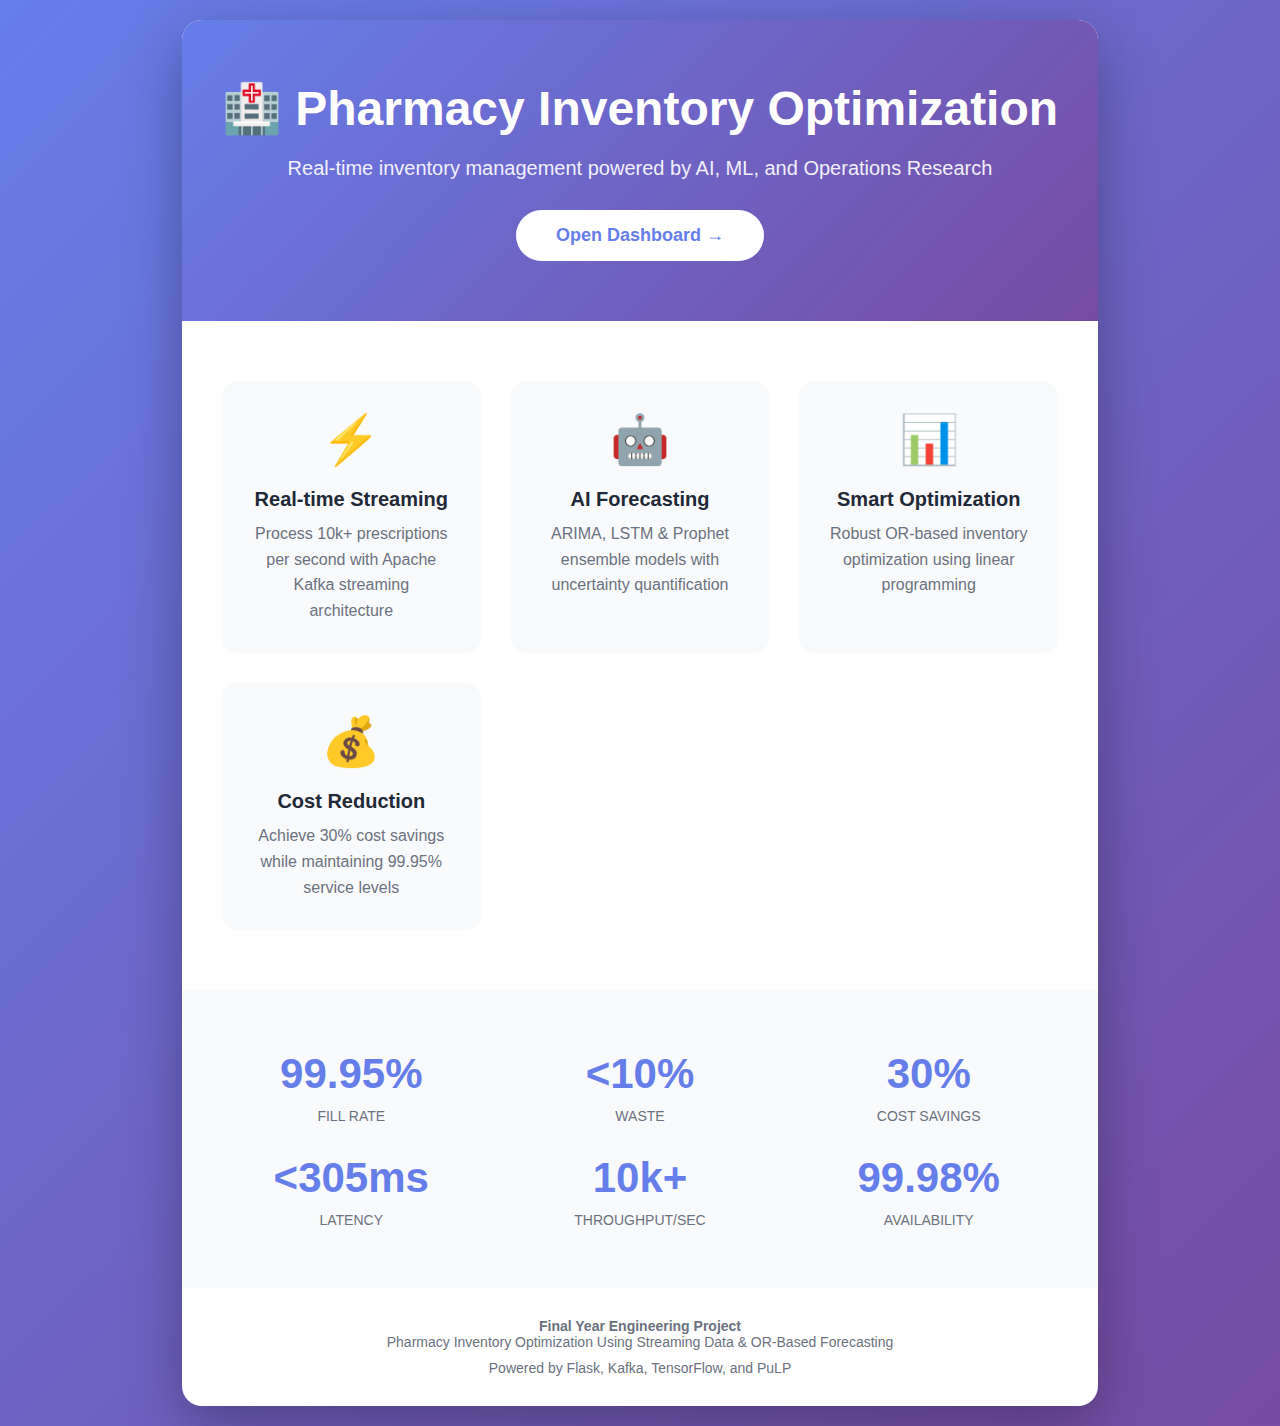
<file: webapp/templates/index.html>
<!DOCTYPE html>
<html lang="en">
<head>
    <meta charset="UTF-8">
    <meta name="viewport" content="width=device-width, initial-scale=1.0">
    <title>Pharmacy Inventory Optimization System</title>
    <style>
        * {
            margin: 0;
            padding: 0;
            box-sizing: border-box;
        }

        body {
            font-family: 'Segoe UI', Tahoma, Geneva, Verdana, sans-serif;
            background: linear-gradient(135deg, #667eea 0%, #764ba2 100%);
            min-height: 100vh;
            display: flex;
            align-items: center;
            justify-content: center;
            padding: 20px;
        }

        .landing-container {
            max-width: 1200px;
            background: white;
            border-radius: 20px;
            box-shadow: 0 20px 60px rgba(0,0,0,0.3);
            overflow: hidden;
        }

        .hero {
            padding: 60px 40px;
            text-align: center;
            background: linear-gradient(135deg, #667eea 0%, #764ba2 100%);
            color: white;
        }

        .hero h1 {
            font-size: 48px;
            margin-bottom: 20px;
            animation: fadeInUp 0.8s;
        }

        .hero p {
            font-size: 20px;
            margin-bottom: 30px;
            opacity: 0.9;
            animation: fadeInUp 0.8s 0.2s backwards;
        }

        .cta-button {
            display: inline-block;
            padding: 15px 40px;
            background: white;
            color: #667eea;
            text-decoration: none;
            border-radius: 50px;
            font-weight: bold;
            font-size: 18px;
            transition: all 0.3s;
            animation: fadeInUp 0.8s 0.4s backwards;
        }

        .cta-button:hover {
            transform: translateY(-3px);
            box-shadow: 0 10px 25px rgba(0,0,0,0.2);
        }

        .features {
            padding: 60px 40px;
            display: grid;
            grid-template-columns: repeat(auto-fit, minmax(250px, 1fr));
            gap: 30px;
        }

        .feature-card {
            padding: 30px;
            text-align: center;
            border-radius: 15px;
            background: #f9fafb;
            transition: transform 0.3s;
        }

        .feature-card:hover {
            transform: translateY(-5px);
            box-shadow: 0 10px 25px rgba(0,0,0,0.1);
        }

        .feature-icon {
            font-size: 48px;
            margin-bottom: 20px;
        }

        .feature-card h3 {
            color: #1f2937;
            margin-bottom: 10px;
            font-size: 20px;
        }

        .feature-card p {
            color: #6b7280;
            line-height: 1.6;
        }

        .stats {
            padding: 60px 40px;
            background: #f9fafb;
            display: grid;
            grid-template-columns: repeat(auto-fit, minmax(200px, 1fr));
            gap: 30px;
        }

        .stat-item {
            text-align: center;
        }

        .stat-value {
            font-size: 42px;
            font-weight: bold;
            color: #667eea;
            margin-bottom: 10px;
        }

        .stat-label {
            color: #6b7280;
            font-size: 14px;
            text-transform: uppercase;
        }

        .footer {
            padding: 30px 40px;
            text-align: center;
            color: #6b7280;
            font-size: 14px;
        }

        @keyframes fadeInUp {
            from {
                opacity: 0;
                transform: translateY(30px);
            }
            to {
                opacity: 1;
                transform: translateY(0);
            }
        }

        @media (max-width: 768px) {
            .hero h1 {
                font-size: 32px;
            }

            .hero p {
                font-size: 16px;
            }

            .features {
                grid-template-columns: 1fr;
            }
        }
    </style>
</head>
<body>
    <div class="landing-container">
        <div class="hero">
            <h1>🏥 Pharmacy Inventory Optimization</h1>
            <p>Real-time inventory management powered by AI, ML, and Operations Research</p>
            <a href="/dashboard" class="cta-button">Open Dashboard →</a>
        </div>

        <div class="features">
            <div class="feature-card">
                <div class="feature-icon">⚡</div>
                <h3>Real-time Streaming</h3>
                <p>Process 10k+ prescriptions per second with Apache Kafka streaming architecture</p>
            </div>

            <div class="feature-card">
                <div class="feature-icon">🤖</div>
                <h3>AI Forecasting</h3>
                <p>ARIMA, LSTM & Prophet ensemble models with uncertainty quantification</p>
            </div>

            <div class="feature-card">
                <div class="feature-icon">📊</div>
                <h3>Smart Optimization</h3>
                <p>Robust OR-based inventory optimization using linear programming</p>
            </div>

            <div class="feature-card">
                <div class="feature-icon">💰</div>
                <h3>Cost Reduction</h3>
                <p>Achieve 30% cost savings while maintaining 99.95% service levels</p>
            </div>
        </div>

        <div class="stats">
            <div class="stat-item">
                <div class="stat-value">99.95%</div>
                <div class="stat-label">Fill Rate</div>
            </div>

            <div class="stat-item">
                <div class="stat-value">&lt;10%</div>
                <div class="stat-label">Waste</div>
            </div>

            <div class="stat-item">
                <div class="stat-value">30%</div>
                <div class="stat-label">Cost Savings</div>
            </div>

            <div class="stat-item">
                <div class="stat-value">&lt;305ms</div>
                <div class="stat-label">Latency</div>
            </div>

            <div class="stat-item">
                <div class="stat-value">10k+</div>
                <div class="stat-label">Throughput/sec</div>
            </div>

            <div class="stat-item">
                <div class="stat-value">99.98%</div>
                <div class="stat-label">Availability</div>
            </div>
        </div>

        <div class="footer">
            <p><strong>Final Year Engineering Project</strong></p>
            <p>Pharmacy Inventory Optimization Using Streaming Data & OR-Based Forecasting</p>
            <p style="margin-top: 10px;">Powered by Flask, Kafka, TensorFlow, and PuLP</p>
        </div>
    </div>
</body>
</html>
</file>
